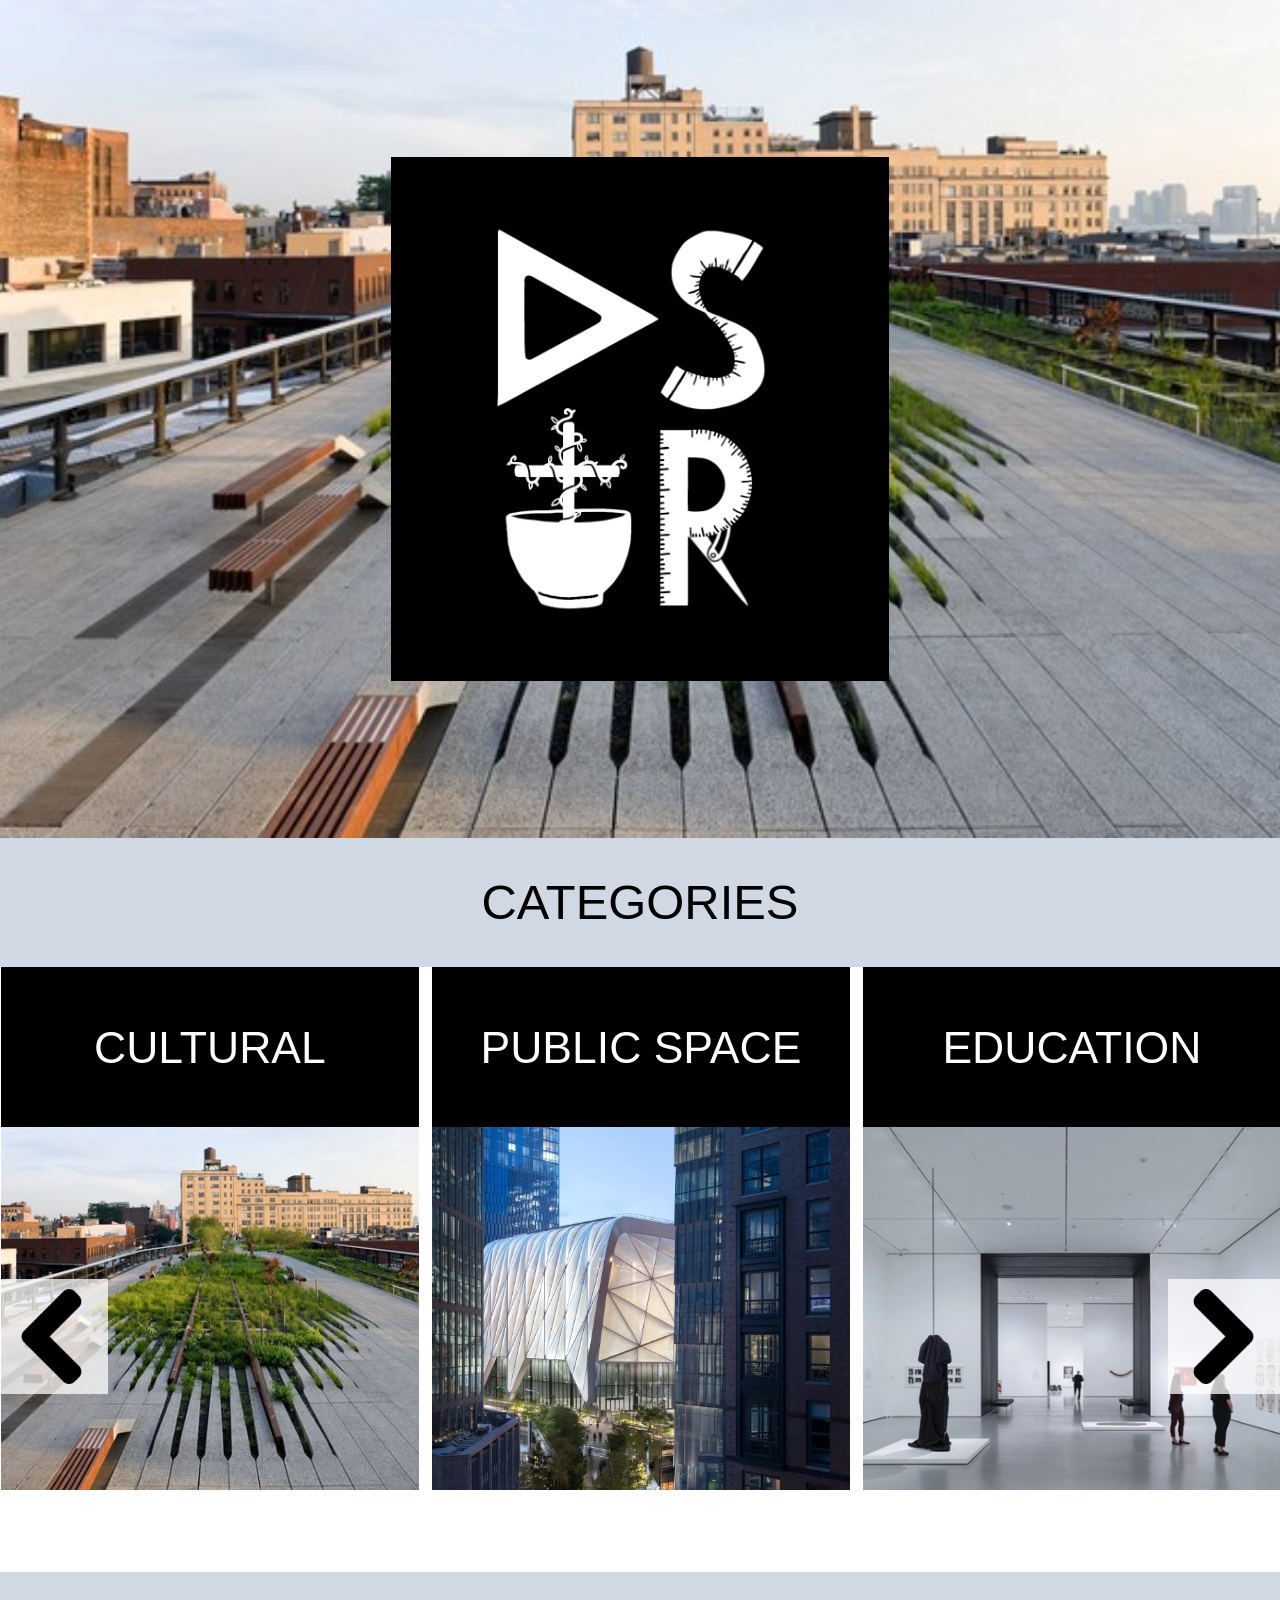
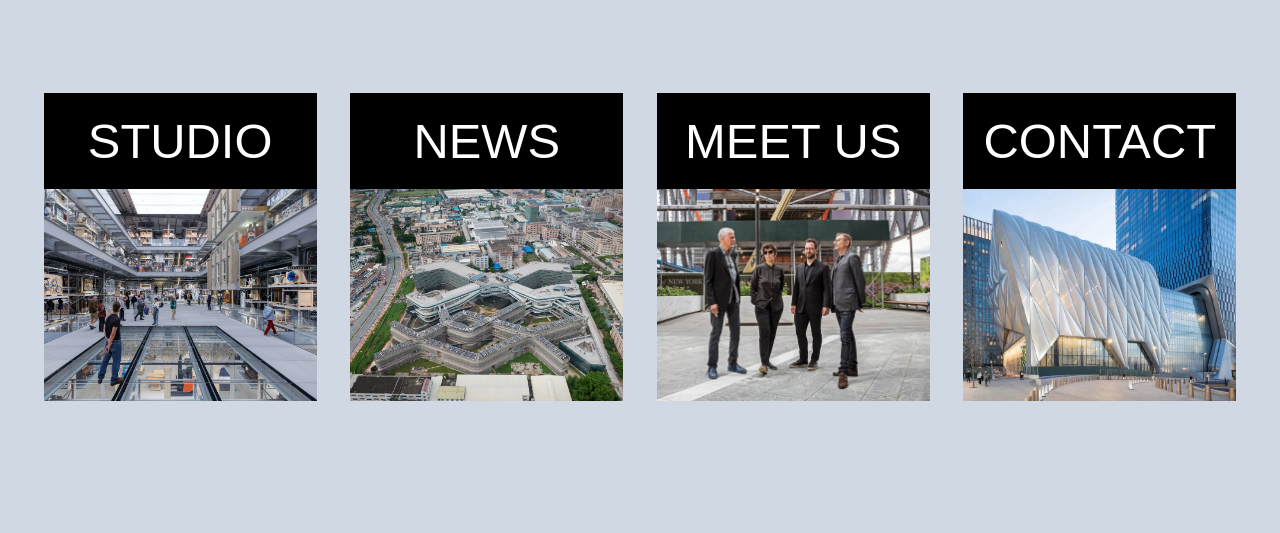
<file: index.html>
<!doctype html>
<html lang="en">
<head>
  <meta charset="utf-8">
  <meta name="viewport" content="width=device-width, initial-scale=1">
  <meta name="theme-color" content="#d0d9e3">
  <title>DS+R — Architecture and Design</title>
  <link rel="stylesheet" href="css/style.css">
  <script src="js/script.js" defer></script>
</head>
<body>
  <main>
    <section class="hero" aria-label="DS+R">
      <img class="hero__image" src="images/highline-hero.jpg" alt="">
      <div class="hero__mark">
        <img src="images/dsr-mark.png" alt="DS+R">
      </div>
    </section>

    <section class="categories" aria-labelledby="categories-title">
      <h1 class="section-title" id="categories-title">CATEGORIES</h1>
      <div class="category-grid" id="category-grid">
        <article class="category-card">
          <h2>CULTURAL</h2>
          <a class="category-card__image-link" href="culture.html" aria-label="Explore cultural projects">
            <img src="images/highline-hero.jpg" alt="The High Line elevated public park">
          </a>
        </article>
        <article class="category-card">
          <h2>PUBLIC SPACE</h2>
          <img src="images/shed.jpg" alt="The Shed cultural center">
        </article>
        <article class="category-card">
          <h2>EDUCATION</h2>
          <img src="images/moma.jpg" alt="Museum gallery interior">
        </article>
        <article class="category-card">
          <h2>RESIDENTIAL</h2>
          <img src="images/residential.jpg" alt="Residential architecture at sunset">
        </article>
        <article class="category-card">
          <h2>COMMERCIAL</h2>
          <img src="images/commercial.jpg" alt="The Broad contemporary art museum">
        </article>
      </div>
      <button class="carousel-control carousel-control--previous" type="button" aria-label="Previous categories">
        <img src="images/carousel-arrow.png" alt="">
      </button>
      <button class="carousel-control carousel-control--next" type="button" aria-label="Next categories">
        <img src="images/carousel-arrow.png" alt="">
      </button>
    </section>

    <nav class="site-links" aria-label="Explore DS+R">
      <a class="site-link" href="#studio">
        <span>STUDIO</span>
        <img src="images/studio.png" alt="">
      </a>
      <a class="site-link" href="#news">
        <span>NEWS</span>
        <img src="images/news.png" alt="">
      </a>
      <a class="site-link" href="#meet-us">
        <span>MEET US</span>
        <img src="images/meet-us.jpg" alt="">
      </a>
      <a class="site-link" href="#contact">
        <span>CONTACT</span>
        <img src="images/contact.png" alt="">
      </a>
    </nav>
  </main>
</body>
</html>
</file>
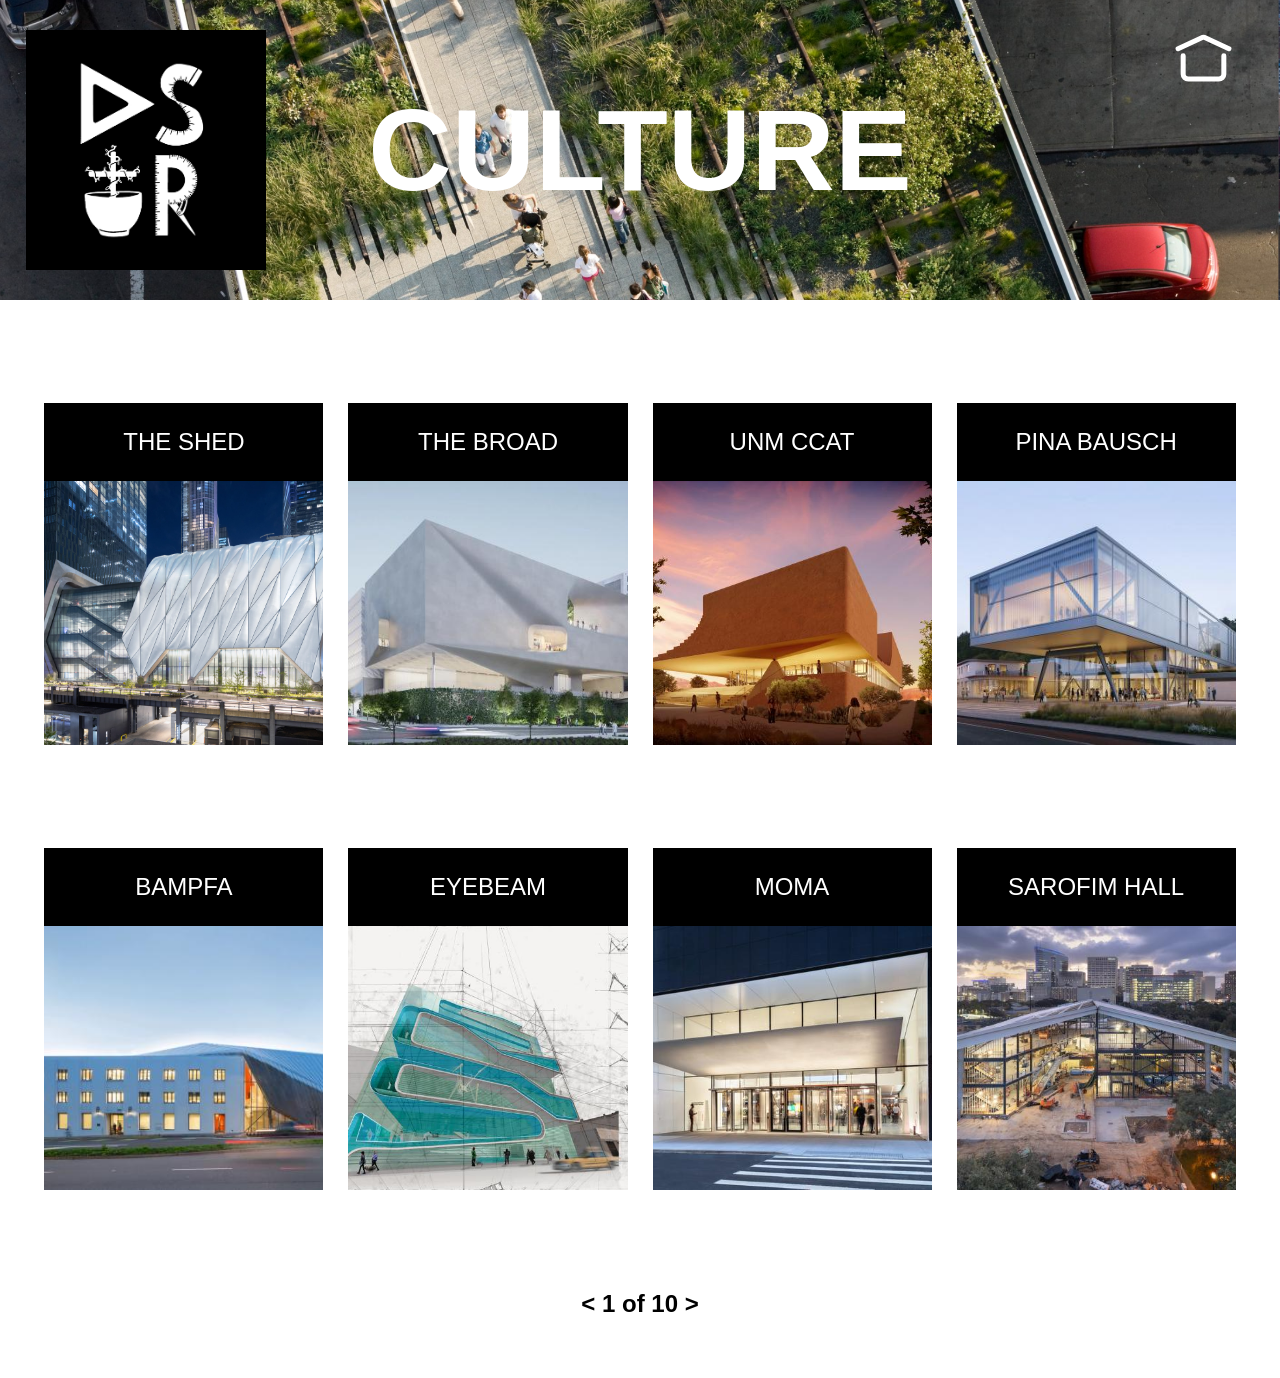
<file: culture.html>
<!doctype html>
<html lang="en">
<head>
  <meta charset="utf-8">
  <meta name="viewport" content="width=device-width, initial-scale=1">
  <meta name="theme-color" content="#000000">
  <title>Culture — DS+R</title>
  <link rel="stylesheet" href="css/style.css">
  <link rel="stylesheet" href="css/culture.css">
</head>
<body>
  <main>
    <header class="culture-hero">
      <img class="culture-hero__background" src="images/culture-header.png" alt="">
      <a class="culture-hero__logo" href="index.html" aria-label="DS+R home">
        <img src="images/dsr-mark.png" alt="DS+R">
      </a>
      <h1>CULTURE</h1>
      <a class="culture-hero__home" href="index.html" aria-label="Back to home">
        <img src="images/home-icon.svg" alt="">
      </a>
    </header>

    <section class="culture-projects" aria-label="Cultural projects">
      <div class="culture-project-grid">
        <article class="culture-project-card culture-project-card--shed">
          <h2>THE SHED</h2>
          <div class="culture-project-card__image">
            <img src="images/culture-shed.png" alt="The Shed cultural center">
          </div>
        </article>
        <article class="culture-project-card culture-project-card--broad">
          <h2>THE BROAD</h2>
          <div class="culture-project-card__image">
            <img src="images/culture-broad.jpg" alt="The Broad museum">
          </div>
        </article>
        <article class="culture-project-card culture-project-card--unm">
          <h2>UNM CCAT</h2>
          <div class="culture-project-card__image">
            <img src="images/culture-unm.jpg" alt="UNM Center for Collaborative Arts and Technology">
          </div>
        </article>
        <article class="culture-project-card culture-project-card--pina">
          <h2>PINA BAUSCH</h2>
          <div class="culture-project-card__image">
            <img src="images/culture-pina.jpg" alt="Pina Bausch theater">
          </div>
        </article>
        <article class="culture-project-card culture-project-card--bampfa">
          <h2>BAMPFA</h2>
          <div class="culture-project-card__image">
            <img src="images/culture-bampfa.jpg" alt="Berkeley Art Museum and Pacific Film Archive">
          </div>
        </article>
        <article class="culture-project-card culture-project-card--eyebeam">
          <h2>EYEBEAM</h2>
          <div class="culture-project-card__image">
            <img src="images/culture-eyebeam.jpg" alt="Eyebeam arts and technology center">
          </div>
        </article>
        <article class="culture-project-card culture-project-card--moma">
          <h2>MOMA</h2>
          <div class="culture-project-card__image">
            <img src="images/culture-moma.jpg" alt="Museum of Modern Art">
          </div>
        </article>
        <article class="culture-project-card culture-project-card--sarofim">
          <h2>SAROFIM HALL</h2>
          <div class="culture-project-card__image">
            <img src="images/culture-sarofim-hall.jpg" alt="Sarofim Hall at Rice University">
          </div>
        </article>
      </div>
      <p class="culture-projects__pagination" aria-label="Page 1 of 10">&lt; 1 of 10 &gt;</p>
    </section>
  </main>
</body>
</html>
</file>
<file: css/style.css>
/* GLOBAL STYLESHEET */
*, *::before, *::after { box-sizing: border-box; }
html { scroll-behavior: smooth; }
body {
  margin: 0;
  color: #000;
  font-family: Roboto, Arial, sans-serif;
}

img { display: block; }

.hero {
  position: relative;
  display: grid;
  min-height: 520px;
  height: min(65.49vw, 943px);
  place-items: center;
  overflow: hidden;
}

.hero__image {
  position: absolute;
  inset: 0;
  width: 100%;
  height: 100%;
  object-fit: cover;
  object-position: center;
}

.hero__mark {
  position: relative;
  z-index: 1;
  display: grid;
  width: min(38.9vw, 560px);
  aspect-ratio: 1;
  place-items: center;
  background: #000;
}

.hero__mark img {
  width: 105.36%;
  max-width: none;
}

.categories {
  position: relative;
  padding-bottom: 82px;
  overflow: hidden;
}

.section-title {
  display: grid;
  min-height: 129px;
  margin: 0;
  place-items: center;
  background: #d0d9e3;
  font-size: clamp(32px, 3.82vw, 55px);
  font-weight: 400;
  line-height: 1;
}

.category-grid {
  display: grid;
  grid-auto-columns: calc((100% - 26px) / 3);
  grid-auto-flow: column;
  grid-template-columns: none;
  gap: 13px;
  overflow-x: auto;
  scroll-snap-type: x mandatory;
  scrollbar-width: none;
}

.category-grid::-webkit-scrollbar { display: none; }

.category-card {
  min-width: 0;
  scroll-snap-align: start;
}

.category-card h2 {
  display: grid;
  min-height: 160px;
  margin: 0;
  place-items: center;
  background: #000;
  color: #fff;
  font-size: clamp(25px, 3.48vw, 50px);
  font-weight: 400;
  line-height: 1.1;
  text-align: center;
}

.category-card img {
  width: 100%;
  height: 363px;
  object-fit: cover;
}

.category-card__image-link {
  display: block;
}

.category-card__image-link:focus-visible {
  outline: 3px solid #165d9c;
  outline-offset: -3px;
}

.category-card:nth-child(1) img { object-position: center 45%; }
.category-card:nth-child(2) img { object-position: center 60%; }
.category-card:nth-child(4) img { object-position: center 55%; }
.category-card:nth-child(5) img { object-position: center 50%; }

.carousel-control {
  position: absolute;
  z-index: 2;
  top: 60%;
  display: grid;
  width: 112px;
  height: 115px;
  padding: 10px 8px;
  border: 0;
  background: rgb(255 255 255 / 73%);
  cursor: pointer;
}

.carousel-control img {
  width: 95px;
  height: 95px;
  object-fit: contain;
}

.carousel-control--previous { left: -4px; }
.carousel-control--previous img { transform: scaleX(-1); }
.carousel-control--next { right: 0; }

.site-links {
  display: grid;
  grid-template-columns: repeat(4, minmax(0, 1fr));
  gap: clamp(16px, 2.6vw, 38px);
  padding: 121px 3.4% 132px;
  background: #d0d9e3;
}

.site-link {
  display: block;
  min-width: 0;
  color: inherit;
  text-align: center;
  text-decoration: none;
}

.site-link span {
  display: grid;
  min-height: 96px;
  place-items: center;
  background: #000;
  color: #fff;
  font-size: clamp(24px, 3.82vw, 55px);
  font-weight: 400;
  line-height: 1.05;
}

.site-link img {
  width: 100%;
  height: 212px;
  object-fit: cover;
}

.site-link:focus-visible,
.carousel-control:focus-visible {
  outline: 3px solid #165d9c;
  outline-offset: 4px;
}

@media (max-width: 760px) {
  .hero {
    min-height: 400px;
    height: 75vh;
    max-height: 700px;
  }

  .hero__mark {
    width: min(68vw, 420px);
  }

  .categories { padding-bottom: 58px; }

  .category-grid {
    grid-auto-columns: min(76vw, 475px);
    gap: 12px;
  }

  .category-card h2 {
    min-height: 100px;
    font-size: clamp(28px, 7vw, 42px);
  }

  .category-card img { height: min(75vw, 360px); }

  .carousel-control {
    top: 61%;
    width: 68px;
    height: 72px;
    padding: 6px;
  }

  .carousel-control img {
    width: 56px;
    height: 56px;
  }

  .site-links {
    grid-template-columns: repeat(2, minmax(0, 1fr));
    gap: 28px 16px;
    padding: 52px 5% 60px;
  }

  .site-link span {
    min-height: 65px;
    font-size: clamp(22px, 6vw, 34px);
  }

  .site-link img { height: auto; aspect-ratio: 1.46; }
}

@media (max-width: 420px) {
  .hero { min-height: 360px; }
  .site-links { grid-template-columns: 1fr; }
}
</file>
<file: css/culture.css>
.culture-hero {
  position: relative;
  display: grid;
  height: 300px;
  place-items: center;
  overflow: hidden;
  background: #d9d9d9;
}

.culture-hero__background {
  position: absolute;
  inset: 0;
  width: 100%;
  height: 100%;
  object-fit: cover;
  object-position: center top;
}

.culture-hero__logo {
  position: absolute;
  top: 30px;
  left: 26px;
  z-index: 1;
  display: grid;
  width: 240px;
  aspect-ratio: 1;
  place-items: center;
  background: #000;
}

.culture-hero__logo img {
  width: 100%;
  max-width: none;
}

.culture-hero h1 {
  position: relative;
  margin: 0;
  color: #fff;
  font-size: clamp(48px, 9.03vw, 130px);
  font-weight: 700;
  line-height: 1;
  text-align: center;
}

.culture-hero__home {
  position: absolute;
  top: 30px;
  right: 46px;
  z-index: 1;
  display: block;
  width: 61px;
  height: 57px;
}

.culture-projects {
  max-width: 1440px;
  margin: 0 auto;
  padding: 103px 3.47% 60px;
}

.culture-project-grid {
  display: grid;
  grid-template-columns: repeat(4, minmax(0, 1fr));
  column-gap: 25px;
  row-gap: 103px;
}

.culture-project-card h2 {
  display: grid;
  height: 78px;
  margin: 0;
  place-items: center;
  background: #000;
  color: #fff;
  font-size: 24px;
  font-weight: 400;
  line-height: 1.1;
  text-align: center;
}

.culture-project-card__image {
  position: relative;
  height: 264px;
  overflow: hidden;
}

.culture-project-card__image img {
  position: absolute;
  top: 0;
  left: 0;
  width: 100%;
  height: 100%;
  max-width: none;
  object-fit: cover;
}

.culture-project-card--shed .culture-project-card__image img {
  left: -13.56%;
  width: 123.66%;
  height: 100.1%;
}

.culture-project-card--broad .culture-project-card__image img {
  left: -18.04%;
  width: 139.87%;
  height: 100.08%;
}

.culture-project-card--unm .culture-project-card__image img {
  left: -17.46%;
  width: 125.71%;
}

.culture-project-card--pina .culture-project-card__image img {
  left: -26.98%;
  width: 167.62%;
}

.culture-project-card--bampfa .culture-project-card__image img {
  left: -20.29%;
  width: 172.85%;
}

.culture-project-card--eyebeam .culture-project-card__image img {
  left: -17.09%;
  height: 144.33%;
  width: 123.57%;
}

.culture-project-card--moma .culture-project-card__image img {
  left: -19.63%;
  width: 130.22%;
  height: 100.01%;
}

.culture-project-card--sarofim .culture-project-card__image img {
  left: -12.95%;
  width: 131.87%;
}

.culture-projects__pagination {
  margin: 100px 0 0;
  font-size: 24px;
  font-weight: 700;
  text-align: center;
}

.culture-hero__logo:focus-visible,
.culture-hero__home:focus-visible {
  outline: 3px solid #165d9c;
  outline-offset: 4px;
}

@media (max-width: 900px) {
  .culture-hero {
    height: clamp(220px, 30vw, 300px);
  }

  .culture-hero__logo {
    top: 20px;
    left: 20px;
    width: clamp(100px, 17vw, 180px);
  }

  .culture-hero__home {
    top: 22px;
    right: 24px;
    width: 48px;
    height: 45px;
  }

  .culture-projects {
    padding: 60px 5% 48px;
  }

  .culture-project-grid {
    grid-template-columns: repeat(2, minmax(0, 1fr));
    gap: 48px 20px;
  }

  .culture-project-card__image {
    height: auto;
    aspect-ratio: 316 / 264;
  }

  .culture-projects__pagination {
    margin-top: 60px;
  }
}

@media (max-width: 520px) {
  .culture-hero {
    height: 220px;
  }

  .culture-hero__logo {
    top: 16px;
    left: 16px;
    width: 86px;
  }

  .culture-hero__home {
    top: 18px;
    right: 18px;
    width: 38px;
    height: 36px;
  }

  .culture-projects {
    padding: 36px 5% 40px;
  }

  .culture-project-grid {
    grid-template-columns: 1fr;
    row-gap: 32px;
  }

  .culture-project-card h2 {
    height: 60px;
    font-size: 20px;
  }

  .culture-projects__pagination {
    margin-top: 42px;
    font-size: 20px;
  }
}
</file>
